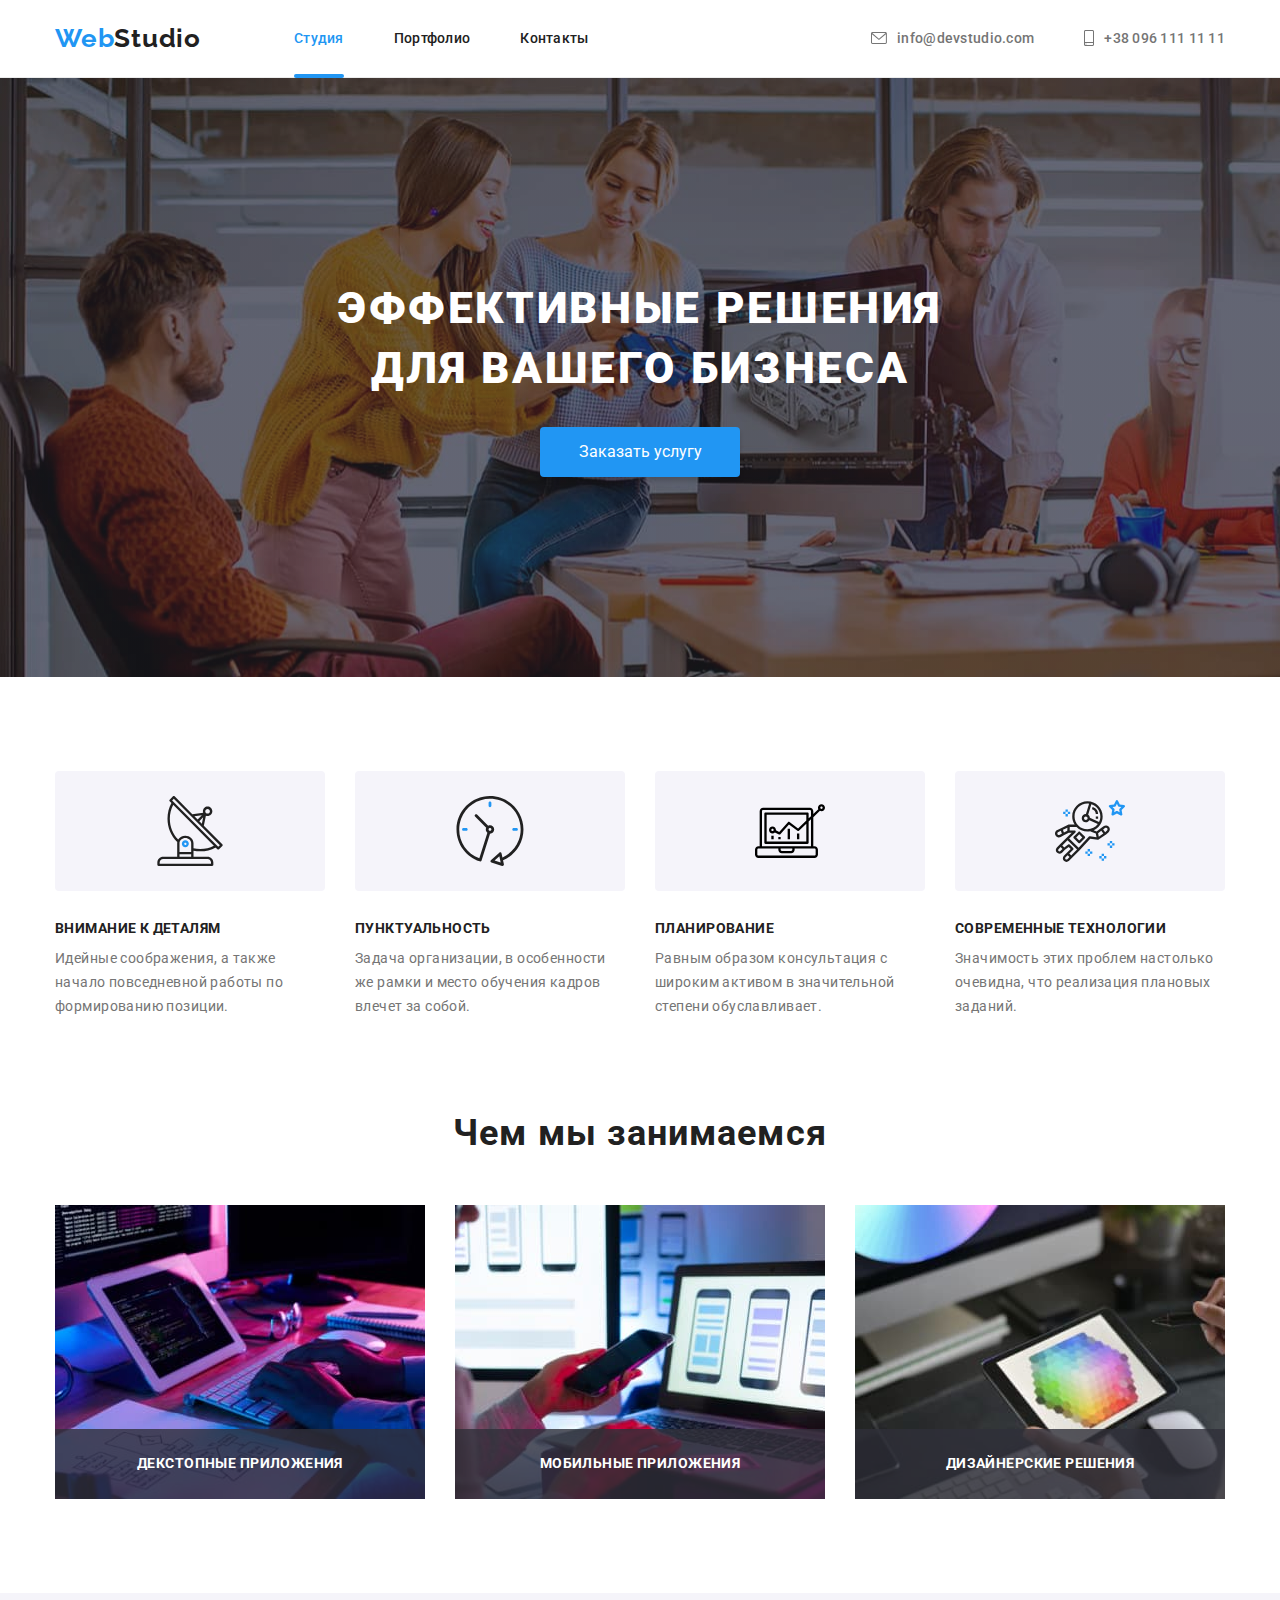
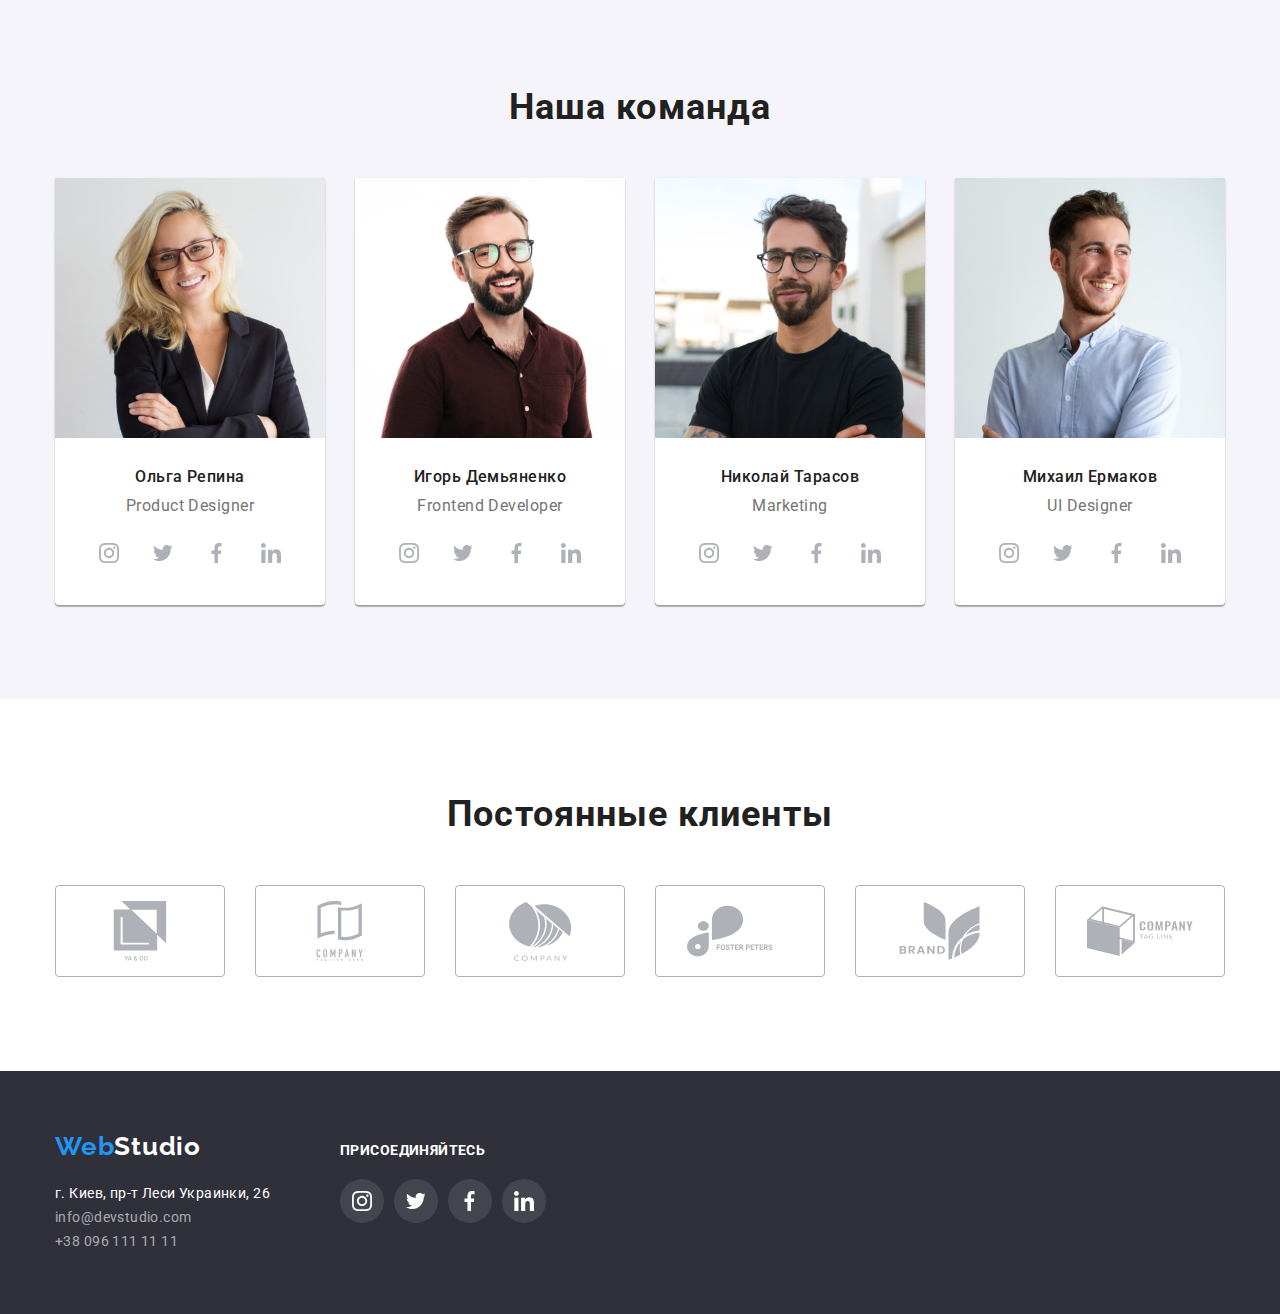
<file: index.html>
<!DOCTYPE html>
<html lang="ru">
  <head>
    <meta charset="UTF-8" />
    <meta http-equiv="X-UA-Compatible" content="IE=edge" />
    <meta name="viewport" content="width=device-width, initial-scale=1.0" />
    <title>Homework1</title>
    <link
      rel="stylesheet"
      href="https://cdnjs.cloudflare.com/ajax/libs/modern-normalize/1.1.0/modern-normalize.min.css"
    />
    <link rel="stylesheet" href="./css/styles.css" />
    <link rel="preconnect" href="https://fonts.googleapis.com" />
    <link rel="preconnect" href="https://fonts.gstatic.com" crossorigin />
    <link
      href="https://fonts.googleapis.com/css2?family=Raleway:wght@700&family=Roboto:wght@400;500;700;900&display=swap"
      rel="stylesheet"
    />
  </head>
  <body>
    <header class="header-background">
      <div class="header-content container">
        <a href="./index.html" class="logo-link">
          <span class="logo-part">Web</span><span class="logo">Studio</span>
        </a>
        <nav class="main-nav">
          <ul class="site-nav">
            <li class="links"><a href="./index.html" class="link current">Студия</a></li>
            <li class="links"><a href="./portfolio.html" class="link">Портфолио</a></li>
            <li class="links"><a href="" class="link">Контакты</a></li>
          </ul>
        </nav>
        <ul class="contacts-nav">
          <li class="links">
            <a href="mailto:info@devstudio.com" class="link-contacts">
              <svg class="mail-icon" width="16px" height="12px">
                <use href="./images/symbol-defs.svg#icon-mail"></use>
              </svg>
              info@devstudio.com
            </a>
          </li>
          <li class="links">
            <a href="tel:+380961111111" class="link-contacts"
              ><svg class="phone-icon" width="10px" height="16px">
                <use href="./images/symbol-defs.svg#icon-smartphone"></use>
              </svg>
              +38 096 111 11 11</a
            >
          </li>
        </ul>
      </div>
    </header>
    <main>
      <section class="hero-section">
        <div class="hero-container">
          <h1 class="hero-title">
            Эффективные решения<br />
            для вашего бизнеса
          </h1>
          <button type="button" class="button cursor">
            <div class="button-text" data-modal-open>Заказать услугу</div>
          </button>
        </div>
      </section>
      <section class="sections">
        <div class="container">
          <ul class="about-list">
            <li class="box">
              <div class="svg-background">
                <svg widht="70px" height="70px">
                  <use href="./images/symbol-defs.svg#icon-antenna"></use>
                </svg>
              </div>
              <h3 class="about-title">Внимание к деталям</h3>
              <p class="about-description">
                Идейные соображения, а также начало повседневной работы по формированию позиции.
              </p>
            </li>
            <li class="box">
              <div class="svg-background">
                <svg widht="70" height="70">
                  <use href="./images/symbol-defs.svg#icon-clock"></use>
                </svg>
              </div>
              <h3 class="about-title">Пунктуальность</h3>
              <p class="about-description">
                Задача организации, в особенности же рамки и место обучения кадров влечет за собой.
              </p>
            </li>
            <li class="box">
              <div class="svg-background">
                <svg widht="70" height="70">
                  <use href="./images/symbol-defs.svg#icon-diagram"></use>
                </svg>
              </div>
              <h3 class="about-title">Планирование</h3>
              <p class="about-description">
                Равным образом консультация с широким активом в значительной степени обуславливает.
              </p>
            </li>
            <li class="box">
              <div class="svg-background">
                <svg widht="70" height="70">
                  <use href="./images/symbol-defs.svg#icon-astronaut"></use>
                </svg>
              </div>
              <h3 class="about-title">Современные технологии</h3>
              <p class="about-description">
                Значимость этих проблем настолько очевидна, что реализация плановых заданий.
              </p>
            </li>
          </ul>
        </div>
      </section>
      <section class="section-about-us">
        <div class="container">
          <h2 class="our-projects">Чем мы занимаемся</h2>
          <ul class="projects-list">
           <li class="projects-pic">
               <div class="thumb-position">
            <p class="background-thumb">ДЕКСТОПНЫЕ ПРИЛОЖЕНИЯ</p>
              <img
                width="370"
                src="./images/sectionaboutus1.jpg"
                alt="работник набирает код"
                class="project-img"
              />
              </div>
            </li>
            <li class="projects-pic">
              <div class="thumb-position">
            <p class="background-thumb">МОБИЛЬНЫЕ ПРИЛОЖЕНИЯ</p>
              <img
                width="370"
                src="./images/sectionaboutus2.jpg"
                alt="работник занимается разработкой приложения"
                class="project-img"
              />
              </div>
            </li>
            <li class="projects-pic">
              <div class="thumb-position">
            <p class="background-thumb">ДИЗАЙНЕРСКИЕ РЕШЕНИЯ</p>
              <img
                width="370"
                src="./images/sectionaboutus3.jpg"
                alt="работник подбирает цвет"
                class="project-img"
              />
            </li>
          </ul>
        </div>
      </section>
      <section class="section-color">
        <div class="our-team-container container">
          <h2 class="team">Наша команда</h2>
          <ul class="team-list">
            <li class="team-card">
              <img
                width="270"
                src="./images/staff.jpg"
                alt="Игорь Демьяненко Product
        Designer"
                class="team-pic"
              />
              <div class="team-description">
                <h2 class="team-names">Ольга Репина</h2>
                <p class="job-name">Product Designer</p>
                <ul class="social-links">
                  <li class="team-social-link"><a href="" class="social-link">
                    <svg class="icon-style">
                      <use href="./images/symbol-defs.svg#icon-instagram"></use>
                    </svg>
                    </a>
                    </li>
                 <li class="team-social-link"><a href="" class="social-link">
                    <svg class="icon-style">
                      <use href="./images/symbol-defs.svg#icon-twitter"></use>
                    </svg>
                  </a>
                  </li> 
                  <li class="team-social-link"><a href="" class="social-link"
                    ><svg class="icon-style">
                      <use href="./images/symbol-defs.svg#icon-facebook"></use>
                    </svg>
                  </a>
                  </li>
                  <li class="team-social-link"><a href="" class="social-link"
                    ><svg class="icon-style">
                      <use href="./images/symbol-defs.svg#icon-linkedin"></use>
                    </svg>
                  </a>
                  </li>
                </ul>
              </div>
            </li>
            <li class="team-card">
              <img
                width="270"
                src="./images/staff1.jpg"
                alt="Ольга Репина Frontend
        Developer"
                class="team-pic"
              />
              <div class="team-description">
                <h2 class="team-names">Игорь Демьяненко</h2>
                <p class="job-name">Frontend Developer</p>
                <ul class="social-links">
                  <li class="team-social-link"><a href="" class="social-link">
                    <svg class="icon-style">
                      <use href="./images/symbol-defs.svg#icon-instagram"></use>
                    </svg>
                  </a>
                  </li>
                  <li class="team-social-link"><a href="" class="social-link">
                    <svg class="icon-style">
                      <use href="./images/symbol-defs.svg#icon-twitter"></use>
                    </svg>
                  </a>
                  </li>
                  <li class="team-social-link"><a href="" class="social-link">
                    <svg class="icon-style">
                      <use href="./images/symbol-defs.svg#icon-facebook"></use>
                    </svg>
                  </a>
                  </li>
                  <li class="team-social-link"><a href="" class="social-link">
                    <svg class="icon-style">
                      <use href="./images/symbol-defs.svg#icon-linkedin"></use>
                    </svg>
                  </a>
                  </li>
                </ul>
              </div>
            </li>
            <li class="team-card">
              <img
                width="270"
                src="./images/staff2.jpg"
                alt="Николай Тарасов Marketing"
                class="team-pic"
              />
              <div class="team-description">
                <h2 class="team-names">Николай Тарасов</h2>
                <p class="job-name">Marketing</p>
                <ul class="social-links">
                  <li class="team-social-link"><a href="" class="social-link">
                    <svg class="icon-style">
                      <use href="./images/symbol-defs.svg#icon-instagram"></use>
                    </svg>
                  </a>
                  </li>
                  <li class="team-social-link"><a href="" class="social-link">
                    <svg class="icon-style">
                      <use href="./images/symbol-defs.svg#icon-twitter"></use>
                    </svg>
                  </a>
                  </li>
                  <li class="team-social-link"><a href="" class="social-link"
                    ><svg class="icon-style">
                      <use href="./images/symbol-defs.svg#icon-facebook"></use>
                    </svg>
                  </a>
                  </li>
                  <li class="team-social-link"><a href="" class="social-link"
                    ><svg class="icon-style">
                      <use href="./images/symbol-defs.svg#icon-linkedin"></use>
                    </svg>
                  </a>
                  </li>
                </ul>
              </div>
            </li>
            <li class="team-card">
              <img
                width="270"
                src="./images/staff3.jpg"
                alt="Михаил Ермаков UI Designer"
                class="team-pic"
              />
              <div class="team-description">
                <h2 class="team-names">Михаил Ермаков</h2>
                <p class="job-name">UI Designer</p>
                <ul class="social-links">
                 <li class="team-social-link"><a href="" class="social-link"
                    ><svg class="icon-style">
                      <use href="./images/symbol-defs.svg#icon-instagram"></use></svg></a>
                  <li class="team-social-link"><a href="" class="social-link">
                    <svg class="icon-style">
                      <use href="./images/symbol-defs.svg#icon-twitter"></use>
                    </svg>
                  </a>
                  </li>
                  <li class="team-social-link"><a href="" class="social-link"
                    ><svg class="icon-style">
                      <use href="./images/symbol-defs.svg#icon-facebook"></use>
                    </svg>
                  </a>
                  </li>
                  <li class="team-social-link"><a href="" class="social-link"
                    ><svg class="icon-style">
                      <use href="./images/symbol-defs.svg#icon-linkedin"></use>
                    </svg>
                  </a>
                  </li>
                </ul>
              </div>
            </li>
          </ul>
        </div>
      </section>
       <section class="company-clients sections">
         <div class="container"> 
        <h2 class="clients">Постоянные клиенты</h2>
        <ul class="clients-list">
          <li class="clients-list-items"><a href="" class="company-link"><svg width="106" height="60"><use href="./images/symbol-defs.svg#icon-company1"></use></svg></a></li>
          <li class="clients-list-items"><a href="" class="company-link"><svg width="106" height="60"><use href="./images/symbol-defs.svg#icon-company2"></use></svg></a></li>
          <li class="clients-list-items"><a href="" class="company-link"><svg width="106" height="60"><use href="./images/symbol-defs.svg#icon-company3"></use></svg></a></li>
          <li class="clients-list-items"><a href="" class="company-link"><svg width="106" height="60"><use href="./images/symbol-defs.svg#icon-company4"></use></svg></a></li>
          <li class="clients-list-items"><a href="" class="company-link"><svg width="106" height="60"><use href="./images/symbol-defs.svg#icon-company5"></use></svg></a></li>
          <li class="clients-list-items"><a href="" class="company-link"><svg width="106" height="60"><use href="./images/symbol-defs.svg#icon-company6"></use></svg></a></li>
          </ul>
        </div>
        </section>
    </main>
    <footer class="footer">
      <div class="footer-info container">
     <div><a href="/index.html" class="logo-link">
       <span class="logo-part">Web</span><span class="logo-footer">Studio</span>
      </a>
      <address class="adress">
        г. Киев, пр-т Леси Украинки, 26
        <ul>
          <li>
            <a href="mailto:info@devstudio.com" class="link-contacts">info@devstudio.com</a>
          </li>
          <li class="footer-content"><a href="tel:+380961111111" class="link-contacts">+38 096 111 11 11</a></li>
        </ul></div> 
        <div class="social-footer">
      <h3 class="footer-title">Присоединяйтесь</h3>
      <ul class="footer-social-links">
        <li class="footer-links"><a href="" class="social-link-footer">
          <svg class="icon-style">
          <use href="./images/symbol-defs.svg#icon-instagram"></use>
                    </svg>
                  </a></li>
                  <li class="footer-links"><a href="" class="social-link-footer">
                    <svg class="icon-style">
                      <use href="./images/symbol-defs.svg#icon-twitter"></use>
                    </svg>
                  </a></li>
                 <li class="footer-links"><a href="" class="social-link-footer"
                    ><svg class="icon-style">
                      <use href="./images/symbol-defs.svg#icon-facebook"></use>
                    </svg>
                  </a></li>
                  <li class="footer-links"><a href="" class="social-link-footer"
                    ><svg class="icon-style">
                      <use href="./images/symbol-defs.svg#icon-linkedin"></use>
                    </svg>
                  </a></li>
                  </ul>
                  </div>
                  </div>
    </footer>
    <div class="backdrop is-hidden" data-modal>
      <div class="modal">
        <button type="button" data-modal-close class="btn-closing">
        <svg width="11" height="11" class="close-button"><use href="./svg-modal/symbol-defs.svg#icon-xrectuk"></use></svg></button>
      </div>
    </div>
    <script src="./js/modal.js"></script>
  </body>
</html>
</file>
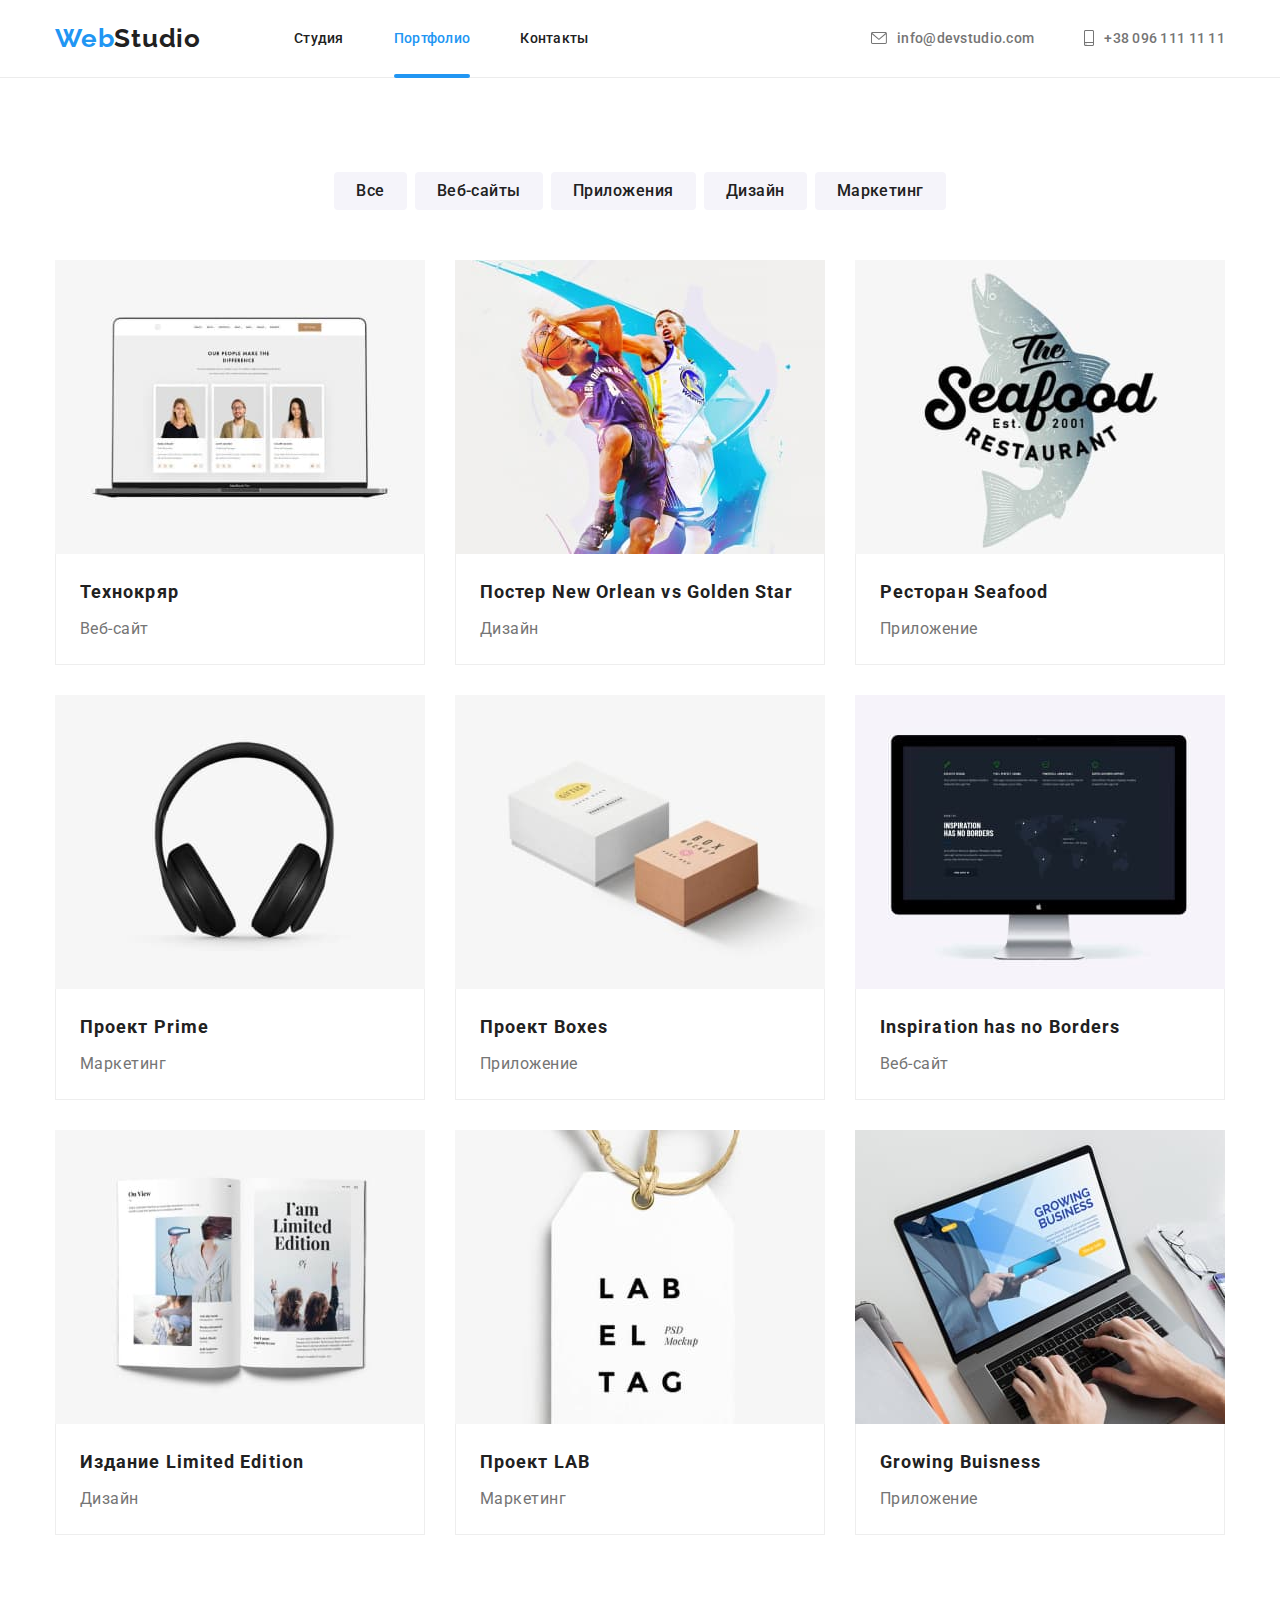
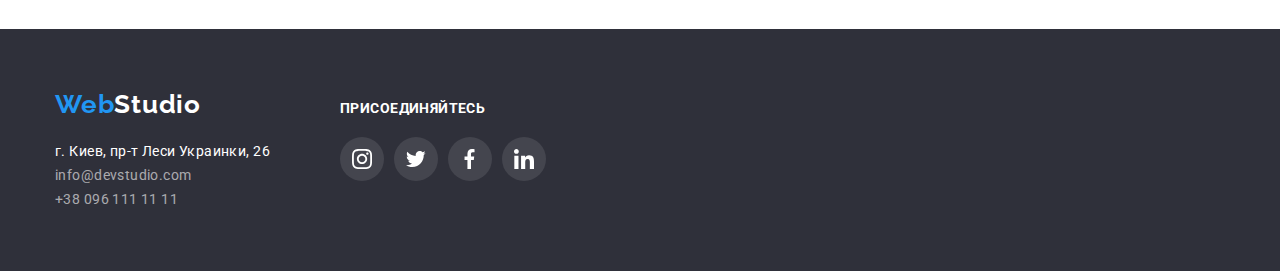
<file: portfolio.html>
<!DOCTYPE html>
<html lang="ru">
  <head>
    <meta charset="UTF-8" />
    <meta http-equiv="X-UA-Compatible" content="IE=edge" />
    <meta name="viewport" content="width=device-width, initial-scale=1.0" />
    <title>Homework1</title>
    <link
      rel="stylesheet"
      href="https://cdnjs.cloudflare.com/ajax/libs/modern-normalize/1.1.0/modern-normalize.min.css"
    />
    <link rel="stylesheet" href="./css/styles.css" />
    <link rel="preconnect" href="https://fonts.googleapis.com" />
    <link rel="preconnect" href="https://fonts.gstatic.com" crossorigin />
    <link
      href="https://fonts.googleapis.com/css2?family=Raleway:wght@700&family=Roboto:wght@400;500;700;900&display=swap"
      rel="stylesheet"
    />
  </head>
  <body>
    <header class="header-background">
      <div class="header-content container">
        <a href="./index.html" class="logo-link">
          <span class="logo-part">Web</span><span class="logo">Studio</span>
        </a>
        <nav class="main-nav">
          <ul class="site-nav">
            <li class="links"><a href="./index.html" class="link">Студия</a></li>
            <li class="links"><a href="./portfolio.html" class="link current">Портфолио</a></li>
            <li class="links"><a href="" class="link">Контакты</a></li>
          </ul>
        </nav>
        <ul class="contacts-nav">
          <li class="links">
            <a href="mailto:info@devstudio.com" class="link-contacts">
              <svg class="mail-icon" width="16px" height="12px">
                <use href="./images/symbol-defs.svg#icon-mail"></use>
              </svg>
              info@devstudio.com
            </a>
          </li>
          <li class="links">
            <a href="tel:+380961111111" class="link-contacts"
              ><svg class="phone-icon" width="10px" height="16px">
                <use href="./images/symbol-defs.svg#icon-smartphone"></use>
              </svg>
              +38 096 111 11 11</a
            >
          </li>
        </ul>
      </div>
    </header>
    <main>
      <section class="main">
        <div class="container">
        <ul class="portfolio-buttons">
          <li class="buttons"><button type="button" class="button-portfolio cursor">Все</button></li>
          <li class="buttons"><button type="button" class="button-portfolio cursor">Веб-сайты</button></li>
          <li class="buttons"><button type="button" class="button-portfolio cursor">Приложения</button></li>
          <li class="buttons"><button type="button" class="button-portfolio cursor">Дизайн</button></li>
          <li class="buttons"><button type="button" class="button-portfolio cursor">Маркетинг</button></li>
        </ul>
        <ul class="portfolio-projects">
          <li class="portfolio-list">
            <a href="">
            <div class="overlay">
            <img width="370" src="./images/Portfolio.jpg" alt="изображение вебсайта" class="project-pic"/>
            <p class="overlay-text">Ресурс предлагает комплексные предложения с разным уровнем функционала и сервисов. Все это позволит посетителю получить исчерпывающие сведения о компании или частном лице.</p>
          </div>
              <div class="card-content"><h2 class="project-name">Технокряр</h2>
              <p class="projects-description">Веб-сайт</p></div>
              </a>
          </li>
          <li class="portfolio-list">
            <a href=""></a>
            <div class="overlay">
              <img width="370" src="./images/Portfolio1.jpg" alt="постер" class="project-pic"/>
              <p class="overlay-text">Ресурс предлагает комплексные предложения с разным уровнем функционала и сервисов. Все это позволит посетителю получить исчерпывающие сведения о компании или частном лице.</p>
          </div>
              <div class="card-content"><h2 class="project-name">Постер New Orlean vs Golden Star</h2>
              <p class="projects-description">Дизайн</p></div></a>
          </li>
          <li class="portfolio-list"> 
          <a href="">
            <div class="overlay"> <img width="370" src="./images/Portfolio2.jpg" alt="лого ресторана" class="project-pic"/>
            <p class="overlay-text">Ресурс предлагает комплексные предложения с разным уровнем функционала и сервисов. Все это позволит посетителю получить исчерпывающие сведения о компании или частном лице.</p>
          </div>
              <div class="card-content"><h2 class="project-name">Ресторан Seafood</h2>
              <p class="projects-description">Приложение</p></div></a>
          </li>
          <li class="portfolio-list">
            <a href="">
           <div class="overlay"><img width="370" src="./images/porbtofio3.jpg" alt="наушники" class="project-pic"/>
              <p class="overlay-text">Ресурс предлагает комплексные предложения с разным уровнем функционала и сервисов. Все это позволит посетителю получить исчерпывающие сведения о компании или частном лице.</p>
          </div>
            <div class="card-content"><h2 class="project-name">Проект Prime</h2>
              <p class="projects-description">Маркетинг</p></div> </a>
          </li>
          <li class="portfolio-list">
            <a href=""></a>
           <div class="overlay">
              <img width="370" src="./images/portfolio4.jpg" alt="коробки" class="project-pic"/>
             <p class="overlay-text">Ресурс предлагает комплексные предложения с разным уровнем функционала и сервисов. Все это позволит посетителю получить исчерпывающие сведения о компании или частном лице.</p>
          </div>
              <div class="card-content"><h2 class="project-name">Проект Boxes</h2>
              <p class="projects-description">Приложение</p></div></a>
          </li>
          <li class="portfolio-list">
            <a href="">
         <div class="overlay">  
           <img width="370" src="./images/portfolio5.jpg" alt="вебсайт" class="project-pic"/>
          <p class="overlay-text">Ресурс предлагает комплексные предложения с разным уровнем функционала и сервисов. Все это позволит посетителю получить исчерпывающие сведения о компании или частном лице.</p>
          </div>
          <div class="card-content"><h2 class="project-name">Inspiration has no Borders</h2>
              <p class="projects-description">Веб-сайт</p></div></a>
          </li>
          <li class="portfolio-list">
            <a href="">
         <div class="overlay">  
              <img width="370" src="./images/portfolio6.jpg" alt="книга" class="project-pic" />
      <p class="overlay-text">Ресурс предлагает комплексные предложения с разным уровнем функционала и сервисов. Все это позволит посетителю получить исчерпывающие сведения о компании или частном лице.</p>
          </div>
              <div class="card-content"><h2 class="project-name">Издание Limited Edition</h2>
              <p class="projects-description">Дизайн</p></div></a>
          </li>
          <li class="portfolio-list">
            <a href=""></a>
          <div class="overlay">  
              <img width="370" src="./images/portfolio7.jpg" alt="книга" class="project-pic"/>
    <p class="overlay-text">Ресурс предлагает комплексные предложения с разным уровнем функционала и сервисов. Все это позволит посетителю получить исчерпывающие сведения о компании или частном лице.</p>
          </div>
              <div class="card-content"><h2 class="project-name">Проект LAB</h2>
              <p class="projects-description">Маркетинг</p></div></a>
          </li>
          <li class="portfolio-list">
            <a href="">
           <div class="overlay"> <img width="370" src="./images/portfolio8.jpg" alt="книга" class="project-pic"/>
              <p class="overlay-text">Ресурс предлагает комплексные предложения с разным уровнем функционала и сервисов. Все это позволит посетителю получить исчерпывающие сведения о компании или частном лице.</p>
          </div>
            <div class="card-content"><h2 class="project-name">Growing Buisness</h2>
              <p class="projects-description">Приложение</p></div></a>
          </li>
        </ul>
        </div>
      </section>
    </main>
    <footer class="footer">
      <div class="footer-info container">
     <div><a href="/index.html" class="logo-link">
       <span class="logo-part">Web</span><span class="logo-footer">Studio</span>
      </a>
      <address class="adress">
        г. Киев, пр-т Леси Украинки, 26
        <ul>
          <li>
            <a href="mailto:info@devstudio.com" class="link-contacts">info@devstudio.com</a>
          </li>
          <li class="footer-content"><a href="tel:+380961111111" class="link-contacts">+38 096 111 11 11</a></li>
        </ul></div> 
        <div class="social-footer">
      <h3 class="footer-title">Присоединяйтесь</h3>
      <ul class="footer-social-links">
        <li class="footer-links"><a href="" class="social-link-footer">
          <svg class="icon-style">
          <use href="./images/symbol-defs.svg#icon-instagram"></use>
                    </svg>
                  </a></li>
                  <li class="footer-links"><a href="" class="social-link-footer">
                    <svg class="icon-style">
                      <use href="./images/symbol-defs.svg#icon-twitter"></use>
                    </svg>
                  </a></li>
                 <li class="footer-links"><a href="" class="social-link-footer"
                    ><svg class="icon-style">
                      <use href="./images/symbol-defs.svg#icon-facebook"></use>
                    </svg>
                  </a></li>
                  <li class="footer-links"><a href="" class="social-link-footer"
                    ><svg class="icon-style">
                      <use href="./images/symbol-defs.svg#icon-linkedin"></use>
                    </svg>
                  </a></li>
                  </ul>
                  </div>
                  </div>
    </footer>
  </body>
</html>
</file>
<file: css/styles.css>
:root {
  --main-text-color: #212121;
  --secondary-color: #757575;
  --color-for-buttons: #2196f3;
}

body {
  color: var(--main-text-color);
  font-family: Roboto, sans-serif, Verdana, Geneva, Tahoma, sans-serif;
}
ul {
  list-style: none;
  text-decoration: none;
  padding-left: 0;
  margin-top: 0;
  margin-bottom: 0;
}

a {
  text-decoration: none;
}
p,
h2,
h3 {
  margin-top: 0px;
  margin-bottom: 0px;
}

img {
  display: block;
}

/* Header */
.sections {
  padding-top: 94px;
  padding-bottom: 94px;
}

.section-about-us {
  margin: 0px 0px 94px 0px;
}

.main-nav {
  margin-left: 93px;
  display: flex;
  align-items: center;
}
.container {
  width: 1200px;
  padding-left: 15px;
  padding-right: 15px;
  margin-left: auto;
  margin-right: auto;
  margin-bottom: 0;
}

.header-content {
  display: flex;
  align-items: center;
}

.site-nav > .links {
  margin-right: 50px;
}

.header-links:last-child {
  margin-right: 0;
}

.link {
  display: block;
  padding: 32px 0px 32px 0px;
  position: relative;
}

.header-background {
  color: #ffffff;
  border-bottom: 1px solid #ececec;
}

.text-decor {
  text-decoration: none;
}

.mail-icon {
  fill: currentColor;
  margin-right: 10px;
}

.phone-icon {
  fill: currentColor;
  margin-right: 10px;
}

/* Logo */

.logo {
  color: var(--main-text-color);
}

.logo-part {
  color: #2196f3;
  margin-top: 60px;
}

.logo-link {
  text-decoration: none;
  font-family: Raleway, sans-serif;
  font-weight: 700;
  font-size: 26px;
  line-height: 1.19;
  letter-spacing: 0.03em;
  display: inline-block;
}
.logo-footer {
  color: white;
}
/* hero */
/* hero */

.hero-section {
  background-color: #2f303a;
  max-width: 1600px;
  margin-right: auto;
  margin-left: auto;
  padding-top: 200px;
  padding-bottom: 200px;
  text-align: center;
  background-image: linear-gradient(rgba(47, 48, 58, 0.4), rgba(47, 48, 58, 0.4)),
    url(../images/bg-img.jpg);
}
.hero-title {
  margin-top: 0px;
  font-weight: 900;
  font-size: 44px;
  line-height: 1.36;
  letter-spacing: 0.06em;
  text-transform: uppercase;
  line-height: 60px;
  text-align: center;
  color: #ffffff;
}

.hero-container {
  width: 1200px;
  padding-left: 15px;
  padding-right: 15px;
  margin-left: auto;
  margin-right: auto;
}

.about-list {
  display: flex;
  margin-top: 0;
  margin-bottom: 0;
}

.box {
  max-width: 270px;
  justify-content: center;
  margin-right: auto;
}

.box:last-child {
  margin-right: 0;
}

/* about section */

.style-none {
  list-style: none;
}

.about-title {
  font-weight: 700;
  font-size: 14px;
  line-height: 1.14;
  letter-spacing: 0.03em;
  text-transform: uppercase;
  list-style: none;
  margin-top: 0px;
  margin-bottom: 10px;
}

.about-description {
  color: var(--secondary-color);
  font-size: 14px;
  line-height: 1.71;
  letter-spacing: 0.03em;
  list-style: none;
}
.our-projects {
  font-weight: 700;
  font-size: 36px;
  line-height: 1.16;
  text-align: center;
  letter-spacing: 0.03em;
  margin-bottom: 50px;
}

/* .our-work {
  display: flex;
  flex-wrap: wrap;
  justify-content: center;
  margin-bottom: 94px;
} */

.projects-list {
  display: flex;
  justify-content: center;
  align-items: center;
  margin-top: 0px;
  margin-bottom: 0px;
}

.project-img {
  display: block;
}

.projects-pic {
  margin-right: 30px;
}

.projects-pic:last-child {
  margin-right: 0;
}

/* our team */
.team {
  font-weight: 700;
  font-size: 36px;
  line-height: 1.16;
  text-align: center;
  letter-spacing: 0.03em;
  margin-bottom: 50px;
}

.team-social-link {
  margin-right: 10px;
}

.team-social-link:nth-child(4n) {
  margin-right: 0px;
}

.team-names {
  font-weight: 500;
  font-size: 16px;
  line-height: 1.18;
  text-align: center;
  letter-spacing: 0.03em;
  margin-bottom: 10px;
}

.team-list {
  display: flex;
  padding-left: 0;
  margin: 0;
  justify-content: center;
}

.team-card {
  margin-left: 30px;
  width: 270px;
  background-color: white;
  box-shadow: 0px 1px 3px rgba(0, 0, 0, 0.12), 0px 1px 1px rgba(0, 0, 0, 0.14),
    0px 2px 1px rgba(0, 0, 0, 0.2);
  border-radius: 0px 0px 4px 4px;
}

.team-card:first-child {
  margin-left: 0;
}

.team-card:nth-child(4n) {
  margin-right: 0;
}

.team-description {
  padding: 30px 0px 30px 0px;
}

.job-name {
  color: var(--secondary-color);
  font-size: 16px;
  line-height: 1.18;
  text-align: center;
  letter-spacing: 0.03em;
}

.section-color {
  background-color: #f5f4fa;
  padding: 94px 0px 94px 0px;
}

/* site-nav */
.site-nav {
  display: flex;
  list-style: none;
  margin-top: 0;
  margin-bottom: 0;
}

.site-nav .link {
  color: var(--main-text-color);
  font-weight: 500;
  font-size: 14px;
  line-height: 0.9;
  letter-spacing: 0.02em;
  text-decoration: none;
  transition-property: color;
  transition-duration: 250ms;
  transition-timing-function: cubic-bezier(0.4, 0, 0.2, 1);
}

.site-nav .link:hover,
.site-nav .link:focus {
  color: var(--color-for-buttons);
}
.site-nav .link.current {
  color: var(--color-for-buttons);
}

.current::after {
  position: absolute;
  content: '';
  display: block;
  bottom: -1px;
  background-color: var(--color-for-buttons);
  border-radius: 2px;
  width: 100%;
  height: 4px;
}

/* contacts nav */
.contacts-nav {
  list-style: none;
  display: flex;
  margin-left: auto;
  margin-top: 0px;
  margin-bottom: 0px;
  align-items: center;
}
.contacts-nav .links + .links {
  margin-left: 50px;
}

.links:nth-child(3) {
  margin-right: 0;
}

.link-contacts {
  color: var(--secondary-color);
  text-decoration: none;
  font-weight: 500;
  font-size: 14px;
  line-height: 16px;
  letter-spacing: 0.02em;
  display: flex;
  align-items: center;
  transition-property: color;
  transition-duration: 250ms;
  transition-timing-function: cubic-bezier(0.4, 0, 0.2, 1);
}

.link-contacts:focus,
.link-contacts:hover {
  color: var(--color-for-buttons);
}

/* button */
.button {
  color: #ffffff;
  background-color: #2196f3;
  box-shadow: 0px 4px 4px rgba(0, 0, 0, 0.15);
  border-radius: 4px;
  text-align: center;
  width: 200px;
  height: 50px;
  border-style: none;
  transition-property: background-color;
  transition-duration: 250ms;
  transition-timing-function: cubic-bezier(0.4, 0, 0.2, 1);
}

.button:hover,
.button:focus {
  background-color: #188ce8;
}

.cursor {
  cursor: pointer;
}

/* Portfolio! */
.portfolio-projects {
  margin-top: 0;
  margin-bottom: 0;
}

.project-pic {
  display: block;
  max-width: 100%;
  height: auto;
}

.background-thumb {
  position: absolute;
  width: 370px;
  height: 70px;
  bottom: 0;
  font-weight: 700;
  font-size: 14px;
  line-height: 1.14;
  text-align: center;
  letter-spacing: 0.03em;
  color: #ffffff;
  background-color: rgba(47, 48, 58, 0.8);
  padding: 27px 82px;
}

.thumb-position {
  position: relative;
  margin: 0;
}

.project-name {
  color: var(--main-text-color);
  font-weight: 700;
  font-size: 18px;
  line-height: 2;
  list-style: none;
  letter-spacing: 0.06em;
  margin-bottom: 4px;
}

.button-portfolio {
  background-color: #f5f4fa;
  border-radius: 4px;
  padding: 6px 22px;
  border-style: none;
  font-weight: 500;
  font-size: 16px;
  line-height: 1.62;
  text-align: center;
  letter-spacing: 0.03em;
  color: #212121;
  transition-property: background-color, box-shadow, color;
  transition-duration: 250ms;
  transition-timing-function: cubic-bezier(0.4, 0, 0.2, 1);
}

.button-portfolio:focus,
.button-portfolio:hover {
  background-color: #2196f3;
  box-shadow: 0px 3px 1px rgba(0, 0, 0, 0.1), 0px 1px 2px rgba(0, 0, 0, 0.08),
    0px 2px 2px rgba(0, 0, 0, 0.12);
  color: white;
}

.portfolio-buttons {
  display: flex;
  justify-content: center;
  margin-bottom: 50px;
}

.buttons {
  margin-right: 8px;
}

.buttons:last-child {
  margin-right: 0;
}

.portfolio-projects {
  display: flex;
  flex-wrap: wrap;
}

.portfolio-list {
  width: 370px;
  margin-right: 30px;
  margin-bottom: 30px;
  transition-property: box-shadow;
  transition-duration: 250ms;
  transition-timing-function: cubic-bezier(0.4, 0, 0.2, 1);
}

.portfolio-list:hover,
.portfolio-list:focus {
  box-shadow: 0px 1px 1px rgba(0, 0, 0, 0.12), 0px 4px 4px rgba(0, 0, 0, 0.06),
    1px 4px 6px rgba(0, 0, 0, 0.16);
}

.card-content {
  border-bottom: 1px solid #eeeeee;
  border-left: 1px solid #eeeeee;
  border-right: 1px solid #eeeeee;
  padding: 20px 24px 20px 24px;
}

.portfolio-list:nth-last-child(-n + 3) {
  margin-bottom: 0;
}

.portfolio-list:nth-child(3n) {
  margin-right: 0;
}

.projects-description {
  color: var(--secondary-color);
  font-size: 16px;
  line-height: 1.88;
  letter-spacing: 0.03em;
  list-style: none;
}
.projects-description:nth-child(n + 6) {
  margin-bottom: 0;
}

.main {
  padding-bottom: 94px;
  padding-top: 94px;
}

.adress {
  font-weight: 400;
  font-style: normal;
  font-size: 14px;
  line-height: 1.71;
  letter-spacing: 0.03em;
  color: #ffffff;
  margin-top: 20px;
}

.footer {
  background-color: #2f303a;
  padding: 60px 0px 60px 0px;
}
.adress a {
  font-weight: 400;
  font-size: 14px;
  line-height: 1.71;
  letter-spacing: 0.03em;
  color: rgba(255, 255, 255, 0.6);
  text-decoration: none;
  font-style: normal;
}

.social-links {
  display: flex;
  justify-content: center;
  margin: 15px 0px 0px 0px;
}

.svg-background {
  background-color: #f5f4fa;
  border-radius: 4px;
  text-align: center;
  width: 270px;
  height: 120px;
  display: flex;
  justify-content: center;
  align-items: center;
  margin-bottom: 30px;
}

.social-link {
  width: 44px;
  height: 44px;
  border-radius: 50%;
  align-items: center;
  background-color: white;
  justify-content: center;
  display: flex;
  color: #afb1b8;
  transition-property: color, background-color;
  transition-timing-function: cubic-bezier(0.4, 0, 0.2, 1);
  transition-duration: 250ms;
}

.social-link:hover {
  background-color: var(--color-for-buttons);
  color: white;
}

.icon-style {
  width: 20px;
  height: 20px;
  fill: currentColor;
}

.company-clients {
  display: flex;
  justify-content: center;
}

.company-link {
  border: 1px solid #afb1b8;
  text-align: center;
  fill: #afb1b8;
  border-radius: 4px;
  width: 170px;
  height: 92px;
  display: flex;
  justify-content: center;
  align-items: center;
  transition-duration: 250ms;
  transition-property: fill, border;
  transition-timing-function: cubic-bezier(0.4, 0, 0.2, 1);
}

.clients-list-items {
  margin-left: 30px;
}

.clients-list-items:first-child {
  margin-left: 0px;
}

.company-link:hover {
  border: 1px solid #2196f3;
  fill: var(--color-for-buttons);
}

.clients {
  font-weight: 700;
  color: var(--main-text-color);
  font-size: 36px;
  line-height: 42px;
  text-align: center;
  letter-spacing: 0.03em;
  text-align: center;
  margin-bottom: 50px;
}

.test {
  display: flex;
  align-items: baseline;
}

.footer-info {
  display: flex;
  align-items: baseline;
}

.social-footer {
  box-sizing: border-box;
  display: block;
  margin-left: 70px;
}

.footer-social-links {
  display: flex;
  list-style: none;
}

.footer-title {
  margin-bottom: 20px;
  font-weight: 700;
  font-size: 14px;
  line-height: 1.14;
  letter-spacing: 0.03em;
  text-transform: uppercase;
  color: #ffffff;
}
.social-link-footer {
  width: 44px;
  height: 44px;
  border-radius: 50%;
  background-color: rgba(255, 255, 255, 0.1);
  display: flex;
  justify-content: center;
  align-items: center;
  color: #ffffff;
  transition-property: color, background-color;
  transition-duration: 250ms;
  transition-timing-function: cubic-bezier(0.4, 0, 0.2, 1);
}

.social-link-footer:hover {
  background-color: var(--color-for-buttons);
  color: white;
}

.clients-list {
  display: flex;
}

.footer-links {
  margin-right: 10px;
}

.footer-links:last-child {
  margin-right: 0px;
}

.backdrop {
  position: fixed;
  top: 0;
  width: 100%;
  height: 100%;
  transition: opacity 250ms;
  transition-timing-function: cubic-bezier(0.4, 0, 0.2, 1);
  background-color: rgba(0, 0, 0, 0.2);
}

.modal {
  position: absolute;
  min-height: 581px;
  min-width: 528px;
  background: #ffffff;
  box-shadow: 0px 1px 3px rgba(0, 0, 0, 0.12), 0px 1px 1px rgba(0, 0, 0, 0.14),
    0px 2px 1px rgba(0, 0, 0, 0.2);
  border-radius: 4px;
  top: 50%;
  left: 50%;
  transform: translate(-50%, -50%);
}

.backdrop.is-hidden {
  opacity: 0;
  pointer-events: none;
}

.close-button {
  fill: black;
}

.btn-closing {
  position: absolute;
  background-color: white;
  border: 1px solid rgba(0, 0, 0, 0.1);
  border-radius: 50%;
  top: 8px;
  right: 8px;
  min-width: 30px;
  min-height: 30px;
  display: flex;
  align-items: center;
  justify-content: center;
}

.overlay {
  position: relative;
  overflow: hidden;
}

.overlay-text {
  position: absolute;
  top: 0;
  height: 100%;
  width: 100%;
  transform: translateY(101%);
  transition-property: transform;
  transition-duration: 250ms;
  transition-timing-function: cubic-bezier(0.4, 0, 0.2, 1);
  padding: 63px 24px;
  font-weight: 400;
  font-size: 18px;
  line-height: 1.56;
  letter-spacing: 0.03em;
  background-color: rgba(33, 150, 243, 0.9);
  color: #ffffff;
}

.portfolio-list:hover .overlay-text {
  transform: translateY(0%);
}
</file>
